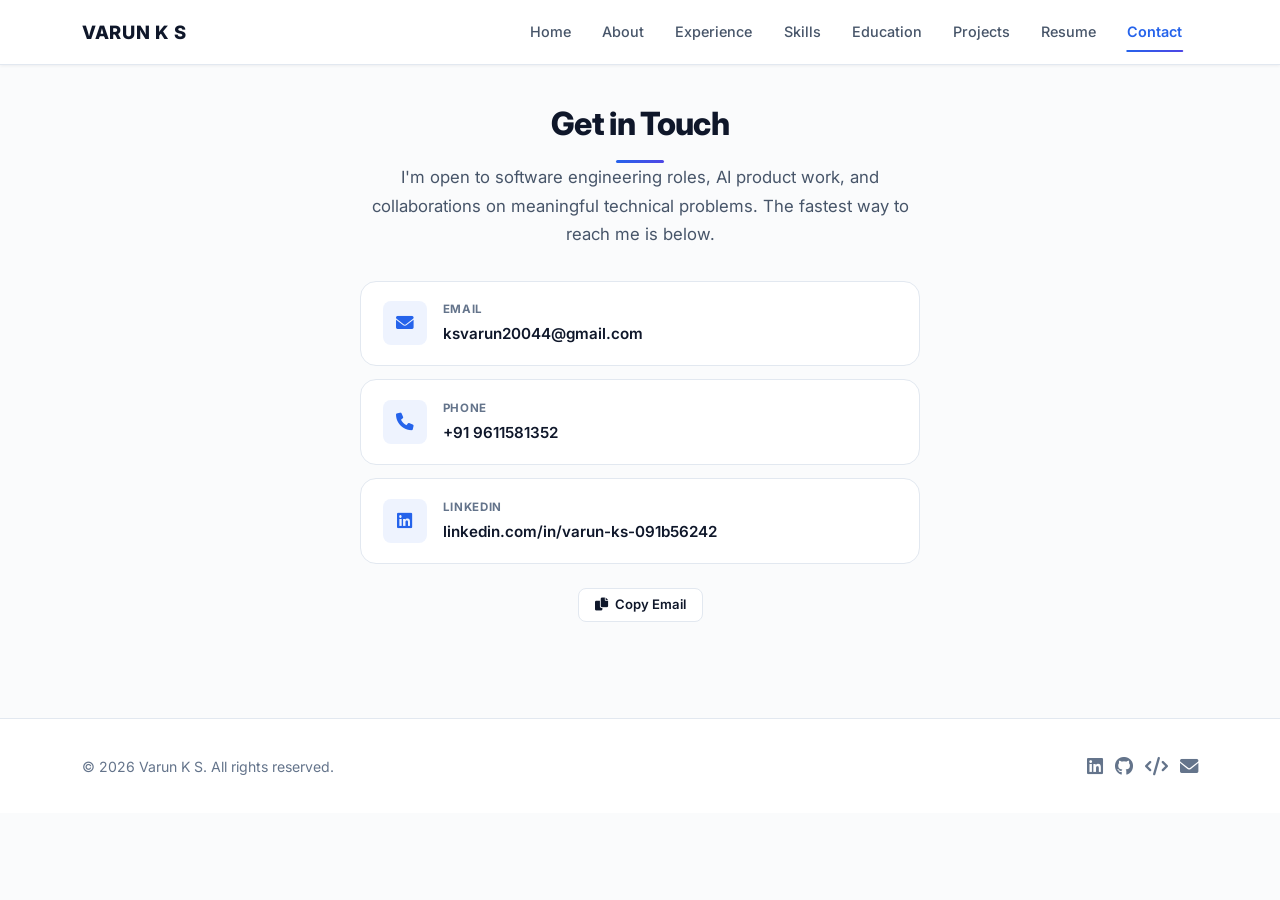
<file: pages/contact.html>
<!DOCTYPE html>
<html lang="en">
<head>
    <meta charset="UTF-8">
    <meta name="viewport" content="width=device-width, initial-scale=1.0">
    <meta name="description" content="Contact Varun K S — Software Engineer and AI Developer based in Bengaluru, India.">
    <title>Contact | Varun K S</title>
    <link rel="preconnect" href="https://fonts.googleapis.com">
    <link rel="preconnect" href="https://fonts.gstatic.com" crossorigin>
    <link href="https://cdn.jsdelivr.net/npm/bootstrap@5.3.0/dist/css/bootstrap.min.css" rel="stylesheet">
    <link rel="stylesheet" href="https://cdnjs.cloudflare.com/ajax/libs/font-awesome/6.0.0/css/all.min.css">
    <link rel="stylesheet" href="../static/css/style.css">
</head>
<body>
    <div id="navigation-container"></div>

    <section class="section page-top">
        <div class="container">
            <div class="contact-simple reveal">
                <h1 class="section-heading">Get in Touch</h1>
                <hr class="divider">
                <p class="contact-intro">I'm open to software engineering roles, AI product work, and collaborations on meaningful technical problems. The fastest way to reach me is below.</p>

                <div class="contact-primary">
                    <a href="mailto:ksvarun20044@gmail.com" class="contact-primary-card">
                        <div class="contact-primary-icon"><i class="fas fa-envelope"></i></div>
                        <div>
                            <span class="contact-primary-label">Email</span>
                            <span class="contact-primary-value">ksvarun20044@gmail.com</span>
                        </div>
                    </a>

                    <a href="tel:+919611581352" class="contact-primary-card">
                        <div class="contact-primary-icon"><i class="fas fa-phone"></i></div>
                        <div>
                            <span class="contact-primary-label">Phone</span>
                            <span class="contact-primary-value">+91 9611581352</span>
                        </div>
                    </a>

                    <a href="https://www.linkedin.com/in/varun-ks-091b56242/" target="_blank" rel="noopener noreferrer" class="contact-primary-card">
                        <div class="contact-primary-icon"><i class="fab fa-linkedin"></i></div>
                        <div>
                            <span class="contact-primary-label">LinkedIn</span>
                            <span class="contact-primary-value">linkedin.com/in/varun-ks-091b56242</span>
                        </div>
                    </a>
                </div>

                <div class="contact-email-tools">
                    <button type="button" class="btn btn-outline-primary btn-sm" id="copy-email-btn" aria-label="Copy email address">
                        <i class="fas fa-copy me-1"></i> Copy Email
                    </button>
                    <span class="copy-feedback" id="copy-feedback" role="status" aria-live="polite"></span>
                </div>
            </div>
        </div>
    </section>

    <footer>
        <div class="container">
            <div class="row align-items-center">
                <div class="col-md-6 text-center text-md-start mb-3 mb-md-0">
                    <p>&copy; 2026 Varun K S. All rights reserved.</p>
                </div>
                <div class="col-md-6 text-center text-md-end">
                    <div class="footer-links">
                        <a href="https://www.linkedin.com/in/varun-ks-091b56242/" target="_blank" rel="noopener noreferrer" aria-label="LinkedIn"><i class="fab fa-linkedin"></i></a>
                        <a href="https://github.com/varunks04" target="_blank" rel="noopener noreferrer" aria-label="GitHub"><i class="fab fa-github"></i></a>
                        <a href="https://leetcode.com/u/varunks004/" target="_blank" rel="noopener noreferrer" aria-label="LeetCode"><i class="fas fa-code"></i></a>
                        <a href="mailto:ksvarun20044@gmail.com" aria-label="Email"><i class="fas fa-envelope"></i></a>
                    </div>
                </div>
            </div>
        </div>
    </footer>

    <script src="https://cdn.jsdelivr.net/npm/bootstrap@5.3.0/dist/js/bootstrap.bundle.min.js"></script>
    <script src="../static/js/nav-simple.js"></script>
    <script src="../static/js/script.js"></script>
</body>
</html>
</file>
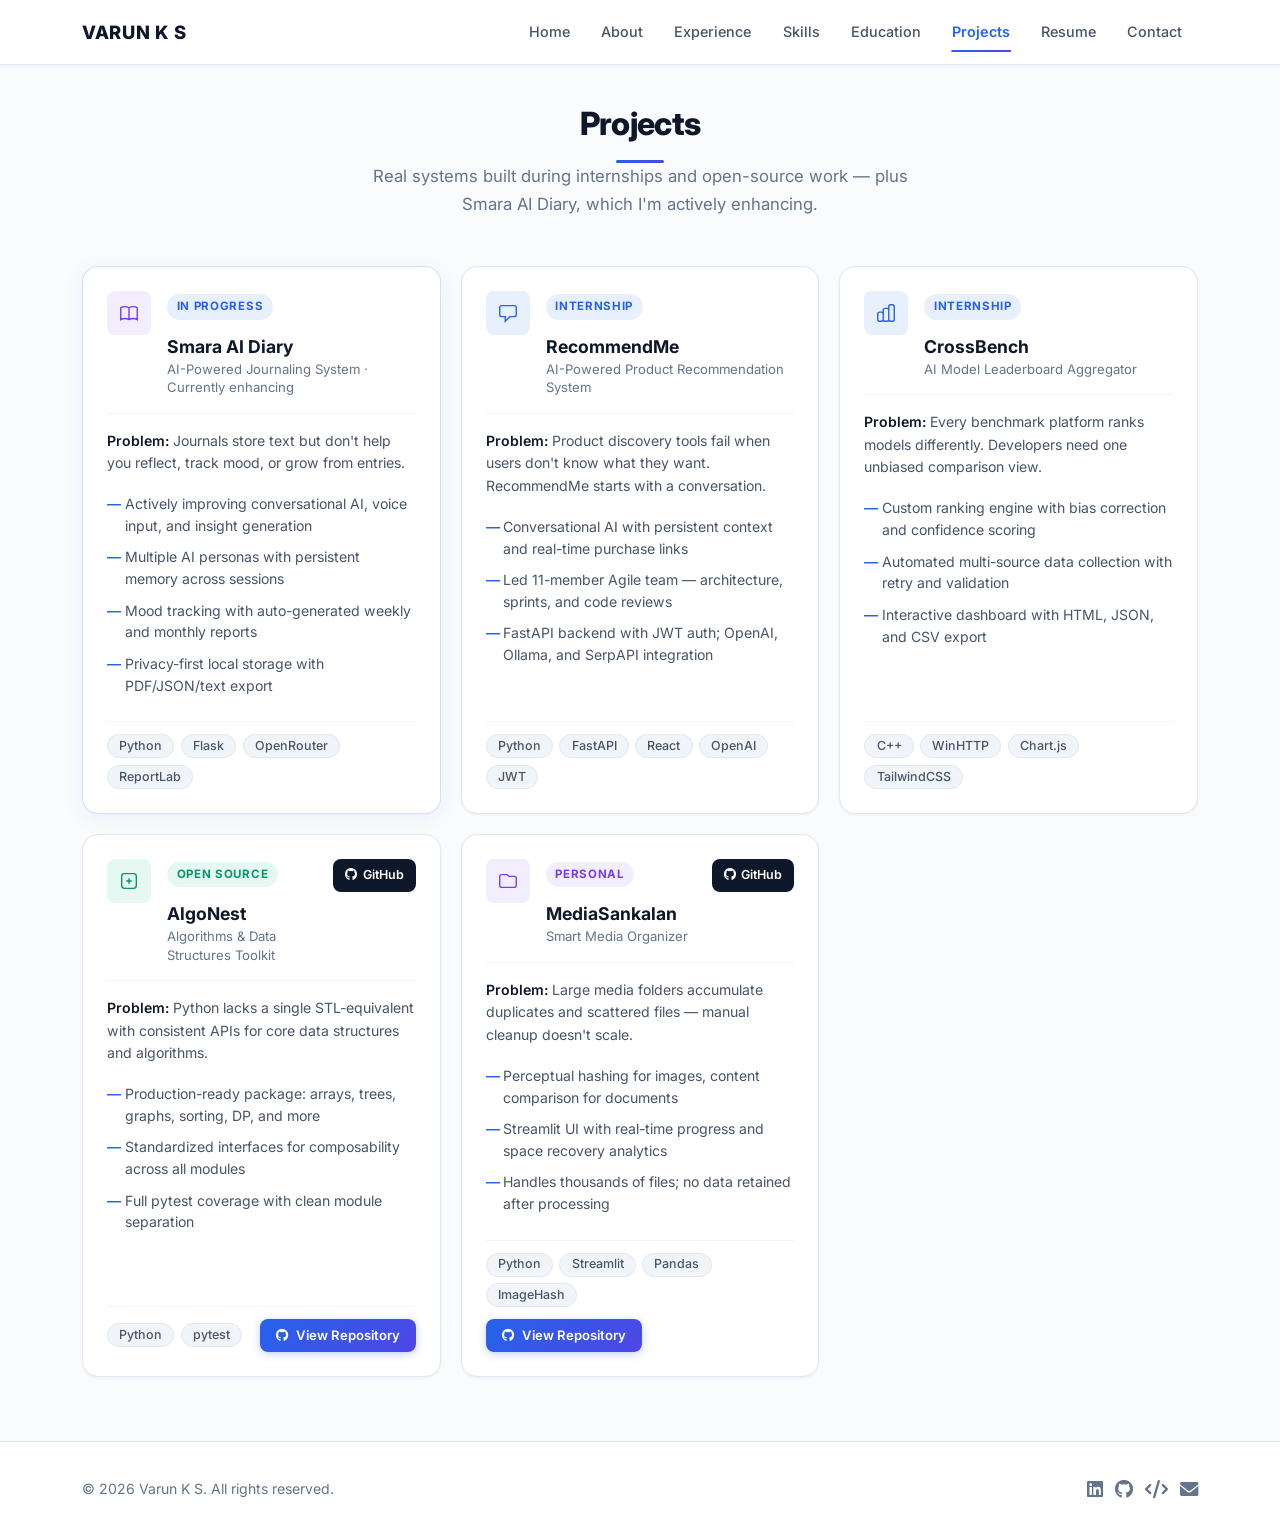
<file: pages/projects.html>
<!DOCTYPE html>
<html lang="en">
<head>
    <meta charset="UTF-8">
    <meta name="viewport" content="width=device-width, initial-scale=1.0">
    <meta name="description" content="Projects by Varun K S — AI systems, open-source libraries, and engineering tools.">
    <title>Projects | Varun K S</title>
    <link rel="preconnect" href="https://fonts.googleapis.com">
    <link rel="preconnect" href="https://fonts.gstatic.com" crossorigin>
    <link href="https://cdn.jsdelivr.net/npm/bootstrap@5.3.0/dist/css/bootstrap.min.css" rel="stylesheet">
    <link rel="stylesheet" href="https://cdnjs.cloudflare.com/ajax/libs/font-awesome/6.0.0/css/all.min.css">
    <link rel="stylesheet" href="../static/css/style.css">
</head>
<body>
    <div id="navigation-container"></div>

    <section class="projects-section">
        <div class="container">
            <div class="section-header reveal">
                <h1 class="section-heading">Projects</h1>
                <hr class="divider">
                <p class="section-subtitle">Real systems built during internships and open-source work — plus Smara AI Diary, which I'm actively enhancing.</p>
            </div>

            <div class="projects-grid">
                <!-- Smara AI (current focus) -->
                <article class="project-card-v2 reveal project-card-featured">
                    <div class="project-card-top">
                        <div class="project-icon-wrap personal-icon">
                            <svg viewBox="0 0 24 24" fill="none" stroke="currentColor" stroke-width="1.5" aria-hidden="true"><path d="M12 6.253v13m0-13C10.832 5.477 9.246 5 7.5 5S4.168 5.477 3 6.253v13C4.168 18.477 5.754 18 7.5 18s3.332.477 4.5 1.253m0-13C13.168 5.477 14.754 5 16.5 5c1.747 0 3.332.477 4.5 1.253v13C19.832 18.477 18.247 18 16.5 18c-1.746 0-3.332.477-4.5 1.253"/></svg>
                        </div>
                        <div class="project-title-block">
                            <span class="project-type ongoing">In Progress</span>
                            <h3>Smara AI Diary</h3>
                            <p class="project-tagline">AI-Powered Journaling System · Currently enhancing</p>
                        </div>
                    </div>
                    <div class="project-card-divider"></div>
                    <p class="project-problem"><strong>Problem:</strong> Journals store text but don't help you reflect, track mood, or grow from entries.</p>
                    <ul class="project-highlights">
                        <li>Actively improving conversational AI, voice input, and insight generation</li>
                        <li>Multiple AI personas with persistent memory across sessions</li>
                        <li>Mood tracking with auto-generated weekly and monthly reports</li>
                        <li>Privacy-first local storage with PDF/JSON/text export</li>
                    </ul>
                    <div class="project-card-footer">
                        <div class="tech-stack">
                            <span class="badge">Python</span><span class="badge">Flask</span><span class="badge">OpenRouter</span><span class="badge">ReportLab</span>
                        </div>
                    </div>
                </article>

                <!-- RecommendMe -->
                <article class="project-card-v2 reveal">
                    <div class="project-card-top">
                        <div class="project-icon-wrap internship-icon">
                            <svg viewBox="0 0 24 24" fill="none" stroke="currentColor" stroke-width="1.5" aria-hidden="true"><path d="M8 10h.01M12 10h.01M16 10h.01M9 16H5a2 2 0 01-2-2V6a2 2 0 012-2h14a2 2 0 012 2v8a2 2 0 01-2 2h-5l-5 5v-5z"/></svg>
                        </div>
                        <div class="project-title-block">
                            <span class="project-type internship">Internship</span>
                            <h3>RecommendMe</h3>
                            <p class="project-tagline">AI-Powered Product Recommendation System</p>
                        </div>
                    </div>
                    <div class="project-card-divider"></div>
                    <p class="project-problem"><strong>Problem:</strong> Product discovery tools fail when users don't know what they want. RecommendMe starts with a conversation.</p>
                    <ul class="project-highlights">
                        <li>Conversational AI with persistent context and real-time purchase links</li>
                        <li>Led 11-member Agile team — architecture, sprints, and code reviews</li>
                        <li>FastAPI backend with JWT auth; OpenAI, Ollama, and SerpAPI integration</li>
                    </ul>
                    <div class="project-card-footer">
                        <div class="tech-stack">
                            <span class="badge">Python</span><span class="badge">FastAPI</span><span class="badge">React</span><span class="badge">OpenAI</span><span class="badge">JWT</span>
                        </div>
                    </div>
                </article>

                <!-- CrossBench -->
                <article class="project-card-v2 reveal">
                    <div class="project-card-top">
                        <div class="project-icon-wrap internship-icon">
                            <svg viewBox="0 0 24 24" fill="none" stroke="currentColor" stroke-width="1.5" aria-hidden="true"><path d="M9 19v-6a2 2 0 00-2-2H5a2 2 0 00-2 2v6a2 2 0 002 2h2a2 2 0 002-2zm0 0V9a2 2 0 012-2h2a2 2 0 012 2v10m-6 0a2 2 0 002 2h2a2 2 0 002-2m0 0V5a2 2 0 012-2h2a2 2 0 012 2v14a2 2 0 01-2 2h-2a2 2 0 01-2-2z"/></svg>
                        </div>
                        <div class="project-title-block">
                            <span class="project-type internship">Internship</span>
                            <h3>CrossBench</h3>
                            <p class="project-tagline">AI Model Leaderboard Aggregator</p>
                        </div>
                    </div>
                    <div class="project-card-divider"></div>
                    <p class="project-problem"><strong>Problem:</strong> Every benchmark platform ranks models differently. Developers need one unbiased comparison view.</p>
                    <ul class="project-highlights">
                        <li>Custom ranking engine with bias correction and confidence scoring</li>
                        <li>Automated multi-source data collection with retry and validation</li>
                        <li>Interactive dashboard with HTML, JSON, and CSV export</li>
                    </ul>
                    <div class="project-card-footer">
                        <div class="tech-stack">
                            <span class="badge">C++</span><span class="badge">WinHTTP</span><span class="badge">Chart.js</span><span class="badge">TailwindCSS</span>
                        </div>
                    </div>
                </article>

                <!-- AlgoNest -->
                <article class="project-card-v2 reveal has-github">
                    <div class="project-card-top">
                        <div class="project-icon-wrap opensource-icon">
                            <svg viewBox="0 0 24 24" fill="none" stroke="currentColor" stroke-width="1.5" aria-hidden="true"><path d="M4 7v10c0 2 1 3 3 3h10c2 0 3-1 3-3V7c0-2-1-3-3-3H7c-2 0-3 1-3 3z"/><path d="M9 12h6M12 9v6"/></svg>
                        </div>
                        <div class="project-title-block">
                            <span class="project-type opensource">Open Source</span>
                            <h3>AlgoNest</h3>
                            <p class="project-tagline">Algorithms &amp; Data Structures Toolkit</p>
                        </div>
                        <a href="https://github.com/varunks04/AlgoNest" target="_blank" rel="noopener noreferrer" class="project-github-btn" aria-label="View AlgoNest on GitHub">
                            <i class="fab fa-github"></i>
                            <span>GitHub</span>
                        </a>
                    </div>
                    <div class="project-card-divider"></div>
                    <p class="project-problem"><strong>Problem:</strong> Python lacks a single STL-equivalent with consistent APIs for core data structures and algorithms.</p>
                    <ul class="project-highlights">
                        <li>Production-ready package: arrays, trees, graphs, sorting, DP, and more</li>
                        <li>Standardized interfaces for composability across all modules</li>
                        <li>Full pytest coverage with clean module separation</li>
                    </ul>
                    <div class="project-card-footer">
                        <div class="tech-stack">
                            <span class="badge">Python</span><span class="badge">pytest</span>
                        </div>
                        <a href="https://github.com/varunks04/AlgoNest" target="_blank" rel="noopener noreferrer" class="btn btn-primary btn-sm">
                            <i class="fab fa-github me-1"></i> View Repository
                        </a>
                    </div>
                </article>

                <!-- MediaSankalan -->
                <article class="project-card-v2 reveal has-github">
                    <div class="project-card-top">
                        <div class="project-icon-wrap personal-icon">
                            <svg viewBox="0 0 24 24" fill="none" stroke="currentColor" stroke-width="1.5" aria-hidden="true"><path d="M3 7v10a2 2 0 002 2h14a2 2 0 002-2V9a2 2 0 00-2-2h-6l-2-2H5a2 2 0 00-2 2z"/></svg>
                        </div>
                        <div class="project-title-block">
                            <span class="project-type personal">Personal</span>
                            <h3>MediaSankalan</h3>
                            <p class="project-tagline">Smart Media Organizer</p>
                        </div>
                        <a href="https://github.com/varunks04/Media-Cleaner-V-4.0" target="_blank" rel="noopener noreferrer" class="project-github-btn" aria-label="View MediaSankalan on GitHub">
                            <i class="fab fa-github"></i>
                            <span>GitHub</span>
                        </a>
                    </div>
                    <div class="project-card-divider"></div>
                    <p class="project-problem"><strong>Problem:</strong> Large media folders accumulate duplicates and scattered files — manual cleanup doesn't scale.</p>
                    <ul class="project-highlights">
                        <li>Perceptual hashing for images, content comparison for documents</li>
                        <li>Streamlit UI with real-time progress and space recovery analytics</li>
                        <li>Handles thousands of files; no data retained after processing</li>
                    </ul>
                    <div class="project-card-footer">
                        <div class="tech-stack">
                            <span class="badge">Python</span><span class="badge">Streamlit</span><span class="badge">Pandas</span><span class="badge">ImageHash</span>
                        </div>
                        <a href="https://github.com/varunks04/Media-Cleaner-V-4.0" target="_blank" rel="noopener noreferrer" class="btn btn-primary btn-sm">
                            <i class="fab fa-github me-1"></i> View Repository
                        </a>
                    </div>
                </article>
            </div>
        </div>
    </section>

    <footer>
        <div class="container">
            <div class="row align-items-center">
                <div class="col-md-6 text-center text-md-start mb-3 mb-md-0">
                    <p>&copy; 2026 Varun K S. All rights reserved.</p>
                </div>
                <div class="col-md-6 text-center text-md-end">
                    <div class="footer-links">
                        <a href="https://www.linkedin.com/in/varun-ks-091b56242/" target="_blank" rel="noopener noreferrer" aria-label="LinkedIn"><i class="fab fa-linkedin"></i></a>
                        <a href="https://github.com/varunks04" target="_blank" rel="noopener noreferrer" aria-label="GitHub"><i class="fab fa-github"></i></a>
                        <a href="https://leetcode.com/u/varunks004/" target="_blank" rel="noopener noreferrer" aria-label="LeetCode"><i class="fas fa-code"></i></a>
                        <a href="mailto:ksvarun20044@gmail.com" aria-label="Email"><i class="fas fa-envelope"></i></a>
                    </div>
                </div>
            </div>
        </div>
    </footer>

    <script src="https://cdn.jsdelivr.net/npm/bootstrap@5.3.0/dist/js/bootstrap.bundle.min.js"></script>
    <script src="../static/js/nav-simple.js"></script>
    <script src="../static/js/script.js"></script>
</body>
</html>
</file>
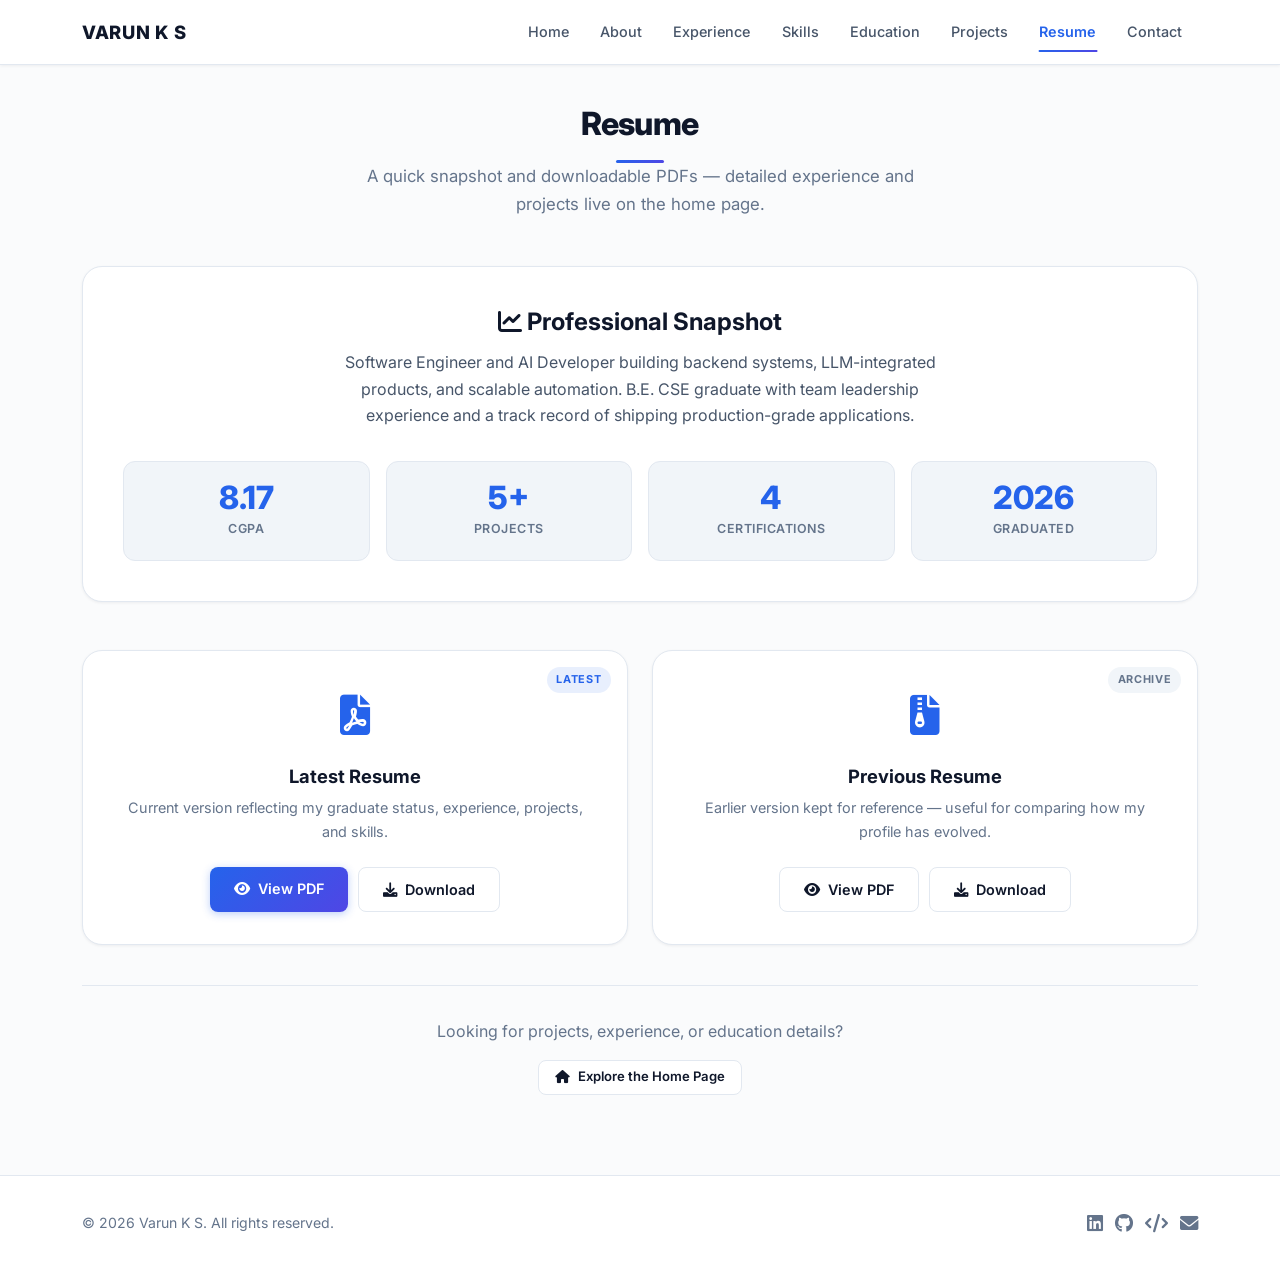
<file: pages/resume.html>
<!DOCTYPE html>
<html lang="en">
<head>
    <meta charset="UTF-8">
    <meta name="viewport" content="width=device-width, initial-scale=1.0">
    <meta name="description" content="Download the latest resume of Varun K S — Software Engineer and AI Developer.">
    <title>Resume | Varun K S</title>
    <link rel="preconnect" href="https://fonts.googleapis.com">
    <link rel="preconnect" href="https://fonts.gstatic.com" crossorigin>
    <link href="https://cdn.jsdelivr.net/npm/bootstrap@5.3.0/dist/css/bootstrap.min.css" rel="stylesheet">
    <link rel="stylesheet" href="https://cdnjs.cloudflare.com/ajax/libs/font-awesome/6.0.0/css/all.min.css">
    <link rel="stylesheet" href="../static/css/style.css">
</head>
<body>
    <div id="navigation-container"></div>

    <section class="section page-top">
        <div class="container">
            <div class="resume-header reveal">
                <h1 class="section-heading">Resume</h1>
                <hr class="divider">
                <p class="section-subtitle">A quick snapshot and downloadable PDFs — detailed experience and projects live on the home page.</p>
            </div>

            <div class="professional-snapshot reveal">
                <h3><i class="fas fa-chart-line"></i> Professional Snapshot</h3>
                <p>Software Engineer and AI Developer building backend systems, LLM-integrated products, and scalable automation. B.E. CSE graduate with team leadership experience and a track record of shipping production-grade applications.</p>
                <div class="snapshot-stats">
                    <div class="stat-item">
                        <div class="stat-number">8.17</div>
                        <div class="stat-label">CGPA</div>
                    </div>
                    <div class="stat-item">
                        <div class="stat-number">5+</div>
                        <div class="stat-label">Projects</div>
                    </div>
                    <div class="stat-item">
                        <div class="stat-number">4</div>
                        <div class="stat-label">Certifications</div>
                    </div>
                    <div class="stat-item">
                        <div class="stat-number">2026</div>
                        <div class="stat-label">Graduated</div>
                    </div>
                </div>
            </div>

            <div class="row justify-content-center g-4">
                <div class="col-lg-6">
                    <div class="resume-file-card reveal">
                        <div class="resume-file-badge latest">Latest</div>
                        <div class="resume-file-icon"><i class="fas fa-file-pdf"></i></div>
                        <h3>Latest Resume</h3>
                        <p>Current version reflecting my graduate status, experience, projects, and skills.</p>
                        <div class="resume-file-actions">
                            <a href="../static/resume.pdf" class="btn btn-primary" target="_blank" rel="noopener noreferrer">
                                <i class="fas fa-eye me-2"></i>View PDF
                            </a>
                            <a href="../static/resume.pdf" class="btn btn-outline-primary" download>
                                <i class="fas fa-download me-2"></i>Download
                            </a>
                        </div>
                    </div>
                </div>
                <div class="col-lg-6">
                    <div class="resume-file-card reveal">
                        <div class="resume-file-badge archive">Archive</div>
                        <div class="resume-file-icon"><i class="fas fa-file-archive"></i></div>
                        <h3>Previous Resume</h3>
                        <p>Earlier version kept for reference — useful for comparing how my profile has evolved.</p>
                        <div class="resume-file-actions">
                            <a href="../static/resume-old.pdf" class="btn btn-outline-primary" target="_blank" rel="noopener noreferrer">
                                <i class="fas fa-eye me-2"></i>View PDF
                            </a>
                            <a href="../static/resume-old.pdf" class="btn btn-outline-primary" download>
                                <i class="fas fa-download me-2"></i>Download
                            </a>
                        </div>
                    </div>
                </div>
            </div>

            <div class="resume-redirect reveal">
                <p>Looking for projects, experience, or education details?</p>
                <a href="../index.html" class="btn btn-outline-primary btn-sm">
                    <i class="fas fa-home me-2"></i>Explore the Home Page
                </a>
            </div>
        </div>
    </section>

    <footer>
        <div class="container">
            <div class="row align-items-center">
                <div class="col-md-6 text-center text-md-start mb-3 mb-md-0">
                    <p>&copy; 2026 Varun K S. All rights reserved.</p>
                </div>
                <div class="col-md-6 text-center text-md-end">
                    <div class="footer-links">
                        <a href="https://www.linkedin.com/in/varun-ks-091b56242/" target="_blank" rel="noopener noreferrer" aria-label="LinkedIn"><i class="fab fa-linkedin"></i></a>
                        <a href="https://github.com/varunks04" target="_blank" rel="noopener noreferrer" aria-label="GitHub"><i class="fab fa-github"></i></a>
                        <a href="https://leetcode.com/u/varunks004/" target="_blank" rel="noopener noreferrer" aria-label="LeetCode"><i class="fas fa-code"></i></a>
                        <a href="mailto:ksvarun20044@gmail.com" aria-label="Email"><i class="fas fa-envelope"></i></a>
                    </div>
                </div>
            </div>
        </div>
    </footer>

    <script src="https://cdn.jsdelivr.net/npm/bootstrap@5.3.0/dist/js/bootstrap.bundle.min.js"></script>
    <script src="../static/js/nav-simple.js"></script>
    <script src="../static/js/script.js"></script>
</body>
</html>
</file>
<file: static/css/style.css>
/* ==========================================================================
   Varun K S — Portfolio Design System (Light Theme)
   ========================================================================== */

@import url('https://fonts.googleapis.com/css2?family=Inter:wght@400;500;600;700;800&display=swap');

:root {
    --bg: #fafbfc;
    --bg-elevated: #ffffff;
    --bg-subtle: #f1f5f9;
    --bg-muted: #e8edf3;
    --text: #0f172a;
    --text-secondary: #475569;
    --text-muted: #64748b;
    --accent: #2563eb;
    --accent-hover: #1d4ed8;
    --accent-soft: rgba(37, 99, 235, 0.08);
    --accent-gradient: linear-gradient(135deg, #2563eb 0%, #4f46e5 100%);
    --border: #e2e8f0;
    --border-light: #f1f5f9;
    --shadow-sm: 0 1px 3px rgba(15, 23, 42, 0.06);
    --shadow-md: 0 4px 16px rgba(15, 23, 42, 0.08);
    --shadow-lg: 0 12px 40px rgba(15, 23, 42, 0.1);
    --radius-sm: 8px;
    --radius-md: 12px;
    --radius-lg: 16px;
    --radius-xl: 20px;
    --nav-height: 72px;
    --transition: 0.25s cubic-bezier(0.4, 0, 0.2, 1);
    --font: 'Inter', -apple-system, BlinkMacSystemFont, 'Segoe UI', sans-serif;
}

/* Reset & Base */
*, *::before, *::after {
    box-sizing: border-box;
}

html {
    scroll-behavior: smooth;
    scroll-padding-top: var(--nav-height);
}

body {
    font-family: var(--font);
    background-color: var(--bg);
    color: var(--text);
    line-height: 1.65;
    -webkit-font-smoothing: antialiased;
    margin: 0;
}

h1, h2, h3, h4, h5, h6 {
    color: var(--text);
    font-weight: 700;
    line-height: 1.25;
    margin-top: 0;
}

p {
    color: var(--text-secondary);
    margin-bottom: 1rem;
}

a {
    color: var(--accent);
    text-decoration: none;
    transition: color var(--transition);
}

a:hover {
    color: var(--accent-hover);
}

img {
    max-width: 100%;
    height: auto;
}

/* ==========================================================================
   Navigation
   ========================================================================== */

.navbar {
    backdrop-filter: blur(12px);
    -webkit-backdrop-filter: blur(12px);
    background-color: rgba(255, 255, 255, 0.92) !important;
    border-bottom: 1px solid var(--border);
    box-shadow: var(--shadow-sm);
    padding: 0.75rem 0;
    transition: all var(--transition);
}

.navbar-brand {
    font-size: 1.15rem;
    font-weight: 800;
    letter-spacing: 0.04em;
    color: var(--text) !important;
    transition: color var(--transition);
}

.navbar-brand:hover {
    color: var(--accent) !important;
    transform: none;
}

.navbar-nav .nav-link {
    color: var(--text-secondary) !important;
    font-weight: 500;
    font-size: 0.9rem;
    padding: 0.5rem 0.85rem !important;
    margin: 0 2px;
    position: relative;
    transition: color var(--transition);
}

.navbar-nav .nav-link::after {
    content: '';
    position: absolute;
    bottom: 0;
    left: 50%;
    transform: translateX(-50%);
    width: 0;
    height: 2px;
    background: var(--accent-gradient);
    border-radius: 2px;
    transition: width var(--transition);
}

.navbar-nav .nav-link:hover,
.navbar-nav .nav-link:focus {
    color: var(--accent) !important;
}

.navbar-nav .nav-link:hover::after,
.navbar-nav .nav-link.active::after {
    width: 70%;
}

.navbar-nav .nav-link.active {
    color: var(--accent) !important;
    font-weight: 600;
}

.navbar-toggler {
    border: 1px solid var(--border);
    padding: 6px 10px;
}

.navbar-toggler:focus {
    box-shadow: 0 0 0 3px var(--accent-soft);
}

.navbar-toggler-icon {
    background-image: url("data:image/svg+xml,%3csvg xmlns='http://www.w3.org/2000/svg' viewBox='0 0 30 30'%3e%3cpath stroke='%230f172a' stroke-linecap='round' stroke-miterlimit='10' stroke-width='2' d='M4 7h22M4 15h22M4 23h22'/%3e%3c/svg%3e");
    filter: none;
}

@media (max-width: 991.98px) {
    .navbar-collapse {
        background: var(--bg-elevated);
        border-radius: var(--radius-md);
        margin-top: 0.75rem;
        padding: 1rem;
        border: 1px solid var(--border);
        box-shadow: var(--shadow-md);
    }

    .navbar-nav .nav-link {
        text-align: center;
        margin: 2px 0;
        border-radius: var(--radius-sm);
    }

    .navbar-nav .nav-link:hover {
        background: var(--accent-soft);
    }
}

/* ==========================================================================
   Layout & Sections
   ========================================================================== */

.section {
    padding: 5rem 0;
}

.section-alt {
    background-color: var(--bg-subtle);
}

.section-heading {
    font-size: clamp(1.5rem, 3vw, 2rem);
    font-weight: 800;
    text-align: center;
    margin-bottom: 0.5rem;
    letter-spacing: -0.02em;
    position: relative;
}

.section-subtitle {
    text-align: center;
    color: var(--text-muted);
    font-size: 1.05rem;
    max-width: 560px;
    margin: 0 auto 3rem;
}

.divider {
    width: 48px;
    height: 3px;
    background: var(--accent-gradient);
    border: none;
    border-radius: 2px;
    margin: 1rem auto 0;
    opacity: 1;
}

/* ==========================================================================
   Introduction (unified hero + about)
   ========================================================================== */

.intro-section {
    min-height: calc(100vh - var(--nav-height));
    display: flex;
    align-items: center;
    padding: calc(var(--nav-height) + 2.5rem) 0 4rem;
    position: relative;
    overflow: hidden;
    background: linear-gradient(165deg, var(--bg-elevated) 0%, var(--bg) 55%, var(--bg-subtle) 100%);
}

.intro-bg {
    position: absolute;
    inset: 0;
    pointer-events: none;
    overflow: hidden;
}

.intro-grid {
    width: 100%;
    height: 100%;
    opacity: 0.7;
}

.profile-frame {
    position: relative;
    display: flex;
    justify-content: center;
    align-items: center;
    max-width: 320px;
    margin: 0 auto;
}

.profile-ring {
    position: absolute;
    width: 108%;
    height: 108%;
    border-radius: 50%;
    border: 2px dashed rgba(37, 99, 235, 0.2);
    animation: slowSpin 30s linear infinite;
}

@keyframes slowSpin {
    to { transform: rotate(360deg); }
}

.profile-image {
    width: 280px;
    height: 280px;
    border-radius: 50%;
    object-fit: cover;
    border: 4px solid var(--bg-elevated);
    box-shadow: var(--shadow-lg);
    position: relative;
    z-index: 1;
    transition: transform var(--transition), box-shadow var(--transition);
}

.profile-image:hover {
    transform: scale(1.02);
    box-shadow: 0 20px 50px rgba(37, 99, 235, 0.12);
}

.profile-status {
    position: absolute;
    bottom: 12px;
    left: 50%;
    transform: translateX(-50%);
    z-index: 2;
    display: inline-flex;
    align-items: center;
    gap: 0.4rem;
    background: var(--bg-elevated);
    border: 1px solid var(--border);
    padding: 0.35rem 0.85rem;
    border-radius: 100px;
    font-size: 0.78rem;
    font-weight: 600;
    color: var(--text-secondary);
    box-shadow: var(--shadow-sm);
    white-space: nowrap;
}

.status-dot {
    width: 7px;
    height: 7px;
    border-radius: 50%;
    background: #22c55e;
    animation: pulse-dot 2s ease-in-out infinite;
}

@keyframes pulse-dot {
    0%, 100% { opacity: 1; }
    50% { opacity: 0.5; }
}

.status-dot-active {
    background: #2563eb;
}

.intro-greeting {
    font-size: 0.9rem;
    font-weight: 600;
    color: var(--accent);
    text-transform: uppercase;
    letter-spacing: 0.14em;
    margin-bottom: 0.5rem;
}

.intro-name {
    font-size: clamp(2.25rem, 5vw, 3.25rem);
    font-weight: 800;
    letter-spacing: -0.03em;
    line-height: 1.1;
    margin-bottom: 0.5rem;
}

.intro-role {
    font-size: clamp(1.05rem, 2vw, 1.2rem);
    font-weight: 500;
    color: var(--text-secondary);
    margin-bottom: 1.25rem;
}

.intro-summary {
    font-size: 1.05rem;
    color: var(--text);
    font-weight: 500;
    line-height: 1.7;
    margin-bottom: 0.85rem;
}

.intro-detail {
    font-size: 0.95rem;
    color: var(--text-secondary);
    line-height: 1.75;
    margin-bottom: 1.25rem;
}

.intro-meta {
    display: flex;
    flex-wrap: wrap;
    gap: 0.5rem;
    margin-bottom: 1.5rem;
}

.meta-pill {
    display: inline-flex;
    align-items: center;
    gap: 0.4rem;
    padding: 0.35rem 0.85rem;
    background: var(--bg-subtle);
    border: 1px solid var(--border);
    border-radius: 100px;
    font-size: 0.82rem;
    font-weight: 500;
    color: var(--text-secondary);
}

.meta-pill i {
    color: var(--accent);
    font-size: 0.75rem;
}

.intro-actions {
    display: flex;
    flex-wrap: wrap;
    gap: 0.65rem;
    margin-bottom: 1.5rem;
}

.intro-social {
    display: flex;
    gap: 1rem;
}

.intro-social a {
    display: flex;
    align-items: center;
    justify-content: center;
    width: 40px;
    height: 40px;
    border-radius: 50%;
    border: 1px solid var(--border);
    color: var(--text-muted);
    font-size: 1.1rem;
    transition: all var(--transition);
}

.intro-social a:hover {
    color: var(--accent);
    border-color: var(--accent);
    background: var(--accent-soft);
    transform: translateY(-2px);
}

.education-link {
    display: inline-flex;
    align-items: center;
    font-size: 0.88rem;
    font-weight: 600;
    margin-top: 0.75rem;
}

/* ==========================================================================
   Experience Timeline
   ========================================================================== */

.timeline {
    position: relative;
    max-width: 820px;
    margin: 0 auto;
    padding-left: 2rem;
}

.timeline::before {
    content: '';
    position: absolute;
    left: 15px;
    top: 8px;
    bottom: 8px;
    width: 2px;
    background: linear-gradient(180deg, var(--accent) 0%, var(--border) 100%);
}

.timeline-item {
    position: relative;
    margin-bottom: 2.5rem;
}

.timeline-item:last-child {
    margin-bottom: 0;
}

.timeline-marker {
    position: absolute;
    left: -2rem;
    top: 4px;
    width: 32px;
    height: 32px;
    border-radius: 50%;
    background: var(--bg-elevated);
    border: 2px solid var(--accent);
    display: flex;
    align-items: center;
    justify-content: center;
    z-index: 1;
    box-shadow: 0 0 0 4px var(--bg-subtle);
    transition: transform var(--transition), box-shadow var(--transition);
}

.timeline-marker i {
    font-size: 0.7rem;
    color: var(--accent);
}

.timeline-item:hover .timeline-marker {
    transform: scale(1.1);
    box-shadow: 0 0 0 4px var(--accent-soft);
}

.timeline-card {
    background: var(--bg-elevated);
    border: 1px solid var(--border);
    border-radius: var(--radius-lg);
    padding: 1.75rem;
    box-shadow: var(--shadow-sm);
    transition: transform var(--transition), box-shadow var(--transition);
}

.timeline-card:hover {
    transform: translateX(4px);
    box-shadow: var(--shadow-md);
}

.timeline-card-top {
    display: flex;
    flex-wrap: wrap;
    justify-content: space-between;
    align-items: flex-start;
    gap: 1rem;
    margin-bottom: 0.75rem;
}

.timeline-date {
    display: inline-block;
    font-size: 0.78rem;
    font-weight: 600;
    color: var(--accent);
    background: var(--accent-soft);
    padding: 0.2rem 0.6rem;
    border-radius: 100px;
    margin-bottom: 0.5rem;
}

.timeline-card h3 {
    font-size: 1.1rem;
    font-weight: 700;
    margin-bottom: 0.2rem;
}

.timeline-company {
    color: var(--text-muted);
    font-size: 0.9rem;
    font-weight: 500;
    margin: 0;
}

.timeline-project {
    font-weight: 600;
    font-size: 0.92rem;
    color: var(--text);
    margin-bottom: 0.75rem;
    padding-bottom: 0.75rem;
    border-bottom: 1px solid var(--border-light);
}

.timeline-highlights {
    list-style: none;
    padding: 0;
    margin: 0 0 1rem;
}

.timeline-highlights li {
    position: relative;
    padding: 0.3rem 0 0.3rem 1.25rem;
    font-size: 0.9rem;
    color: var(--text-secondary);
    line-height: 1.6;
}

.timeline-highlights li::before {
    content: '';
    position: absolute;
    left: 0;
    top: 0.7rem;
    width: 5px;
    height: 5px;
    border-radius: 50%;
    background: var(--accent);
}

.impact-metrics {
    display: flex;
    gap: 0.65rem;
}

.metric {
    text-align: center;
    background: var(--bg-subtle);
    border: 1px solid var(--border);
    border-radius: var(--radius-sm);
    padding: 0.5rem 0.75rem;
    min-width: 72px;
}

.metric-value {
    display: block;
    font-size: 0.95rem;
    font-weight: 800;
    color: var(--accent);
    line-height: 1.2;
}

.metric-label {
    display: block;
    font-size: 0.65rem;
    font-weight: 600;
    color: var(--text-muted);
    text-transform: uppercase;
    letter-spacing: 0.03em;
}

/* ==========================================================================
   Projects v2
   ========================================================================== */

.projects-grid {
    display: grid;
    grid-template-columns: repeat(auto-fill, minmax(340px, 1fr));
    gap: 1.25rem;
}

.project-card-v2 {
    background: var(--bg-elevated);
    border: 1px solid var(--border);
    border-radius: var(--radius-lg);
    padding: 1.5rem;
    display: flex;
    flex-direction: column;
    box-shadow: var(--shadow-sm);
    transition: transform var(--transition), box-shadow var(--transition), border-color var(--transition);
}

.project-card-v2:hover {
    transform: translateY(-4px);
    box-shadow: var(--shadow-lg);
    border-color: rgba(37, 99, 235, 0.15);
}

.project-card-top {
    display: flex;
    align-items: flex-start;
    gap: 1rem;
    margin-bottom: 1rem;
}

.project-icon-wrap {
    flex-shrink: 0;
    width: 44px;
    height: 44px;
    border-radius: var(--radius-sm);
    display: flex;
    align-items: center;
    justify-content: center;
}

.project-icon-wrap svg {
    width: 22px;
    height: 22px;
}

.internship-icon {
    background: rgba(37, 99, 235, 0.1);
    color: var(--accent);
}

.opensource-icon {
    background: rgba(16, 185, 129, 0.1);
    color: #059669;
}

.personal-icon {
    background: rgba(139, 92, 246, 0.1);
    color: #7c3aed;
}

.project-title-block {
    flex: 1;
    min-width: 0;
}

.project-title-block h3 {
    font-size: 1.1rem;
    font-weight: 700;
    margin: 0.25rem 0 0.1rem;
    line-height: 1.3;
}

.project-tagline {
    font-size: 0.82rem;
    color: var(--text-muted);
    margin: 0;
    line-height: 1.4;
}

.project-github-btn {
    flex-shrink: 0;
    display: inline-flex;
    align-items: center;
    gap: 0.35rem;
    padding: 0.4rem 0.75rem;
    background: var(--text);
    color: #fff !important;
    border-radius: var(--radius-sm);
    font-size: 0.78rem;
    font-weight: 600;
    transition: all var(--transition);
}

.project-github-btn:hover {
    background: var(--accent);
    color: #fff !important;
    transform: translateY(-1px);
}

.project-card-divider {
    height: 1px;
    background: var(--border-light);
    margin-bottom: 1rem;
}

.project-highlights {
    list-style: none;
    padding: 0;
    margin: 0 0 1.25rem;
    flex: 1;
}

.project-highlights li {
    position: relative;
    padding: 0.3rem 0 0.3rem 1.1rem;
    font-size: 0.88rem;
    color: var(--text-secondary);
    line-height: 1.55;
}

.project-highlights li::before {
    content: '—';
    position: absolute;
    left: 0;
    color: var(--accent);
    font-weight: 600;
}

.project-card-footer {
    display: flex;
    flex-wrap: wrap;
    align-items: center;
    justify-content: space-between;
    gap: 0.75rem;
    margin-top: auto;
    padding-top: 0.75rem;
    border-top: 1px solid var(--border-light);
}

/* ==========================================================================
   Contact Actions
   ========================================================================== */

.contact-hero {
    text-align: center;
    max-width: 520px;
    margin: 0 auto 2.5rem;
}

.contact-hero-label {
    font-size: 0.8rem;
    font-weight: 600;
    text-transform: uppercase;
    letter-spacing: 0.1em;
    color: var(--text-muted);
    margin-bottom: 0.5rem;
}

.contact-email-display {
    display: flex;
    align-items: center;
    justify-content: center;
    gap: 0.75rem;
    flex-wrap: wrap;
    background: var(--bg-elevated);
    border: 1px solid var(--border);
    border-radius: var(--radius-md);
    padding: 1rem 1.25rem;
    box-shadow: var(--shadow-sm);
}

.contact-email-display span {
    font-size: 1.05rem;
    font-weight: 600;
    color: var(--text);
    word-break: break-all;
}

.btn-copy {
    display: inline-flex;
    align-items: center;
    gap: 0.35rem;
    padding: 0.45rem 0.85rem;
    background: var(--accent-soft);
    border: 1px solid rgba(37, 99, 235, 0.2);
    border-radius: var(--radius-sm);
    color: var(--accent);
    font-size: 0.82rem;
    font-weight: 600;
    cursor: pointer;
    transition: all var(--transition);
}

.btn-copy:hover {
    background: var(--accent);
    color: #fff;
}

.copy-feedback {
    font-size: 0.85rem;
    color: #059669;
    font-weight: 600;
    margin-top: 0.5rem;
    opacity: 0;
    transition: opacity var(--transition);
}

.copy-feedback.visible {
    opacity: 1;
}

.contact-action-card {
    display: flex;
    flex-direction: column;
    height: 100%;
    padding: 1.5rem;
    background: var(--bg-elevated);
    border: 1px solid var(--border);
    border-radius: var(--radius-lg);
    box-shadow: var(--shadow-sm);
    transition: all var(--transition);
    color: inherit;
}

.contact-action-card:hover {
    transform: translateY(-4px);
    box-shadow: var(--shadow-md);
    border-color: rgba(37, 99, 235, 0.2);
    color: inherit;
}

.contact-action-icon {
    width: 44px;
    height: 44px;
    border-radius: var(--radius-sm);
    display: flex;
    align-items: center;
    justify-content: center;
    font-size: 1.15rem;
    margin-bottom: 1rem;
}

.email-icon { background: rgba(37, 99, 235, 0.1); color: var(--accent); }
.gmail-icon { background: rgba(234, 67, 53, 0.1); color: #ea4335; }
.whatsapp-icon { background: rgba(37, 211, 102, 0.1); color: #25d366; }
.phone-icon { background: rgba(99, 102, 241, 0.1); color: #6366f1; }
.linkedin-icon { background: rgba(10, 102, 194, 0.1); color: #0a66c2; }
.github-icon { background: rgba(15, 23, 42, 0.08); color: var(--text); }

.contact-action-card h3 {
    font-size: 1rem;
    font-weight: 700;
    margin-bottom: 0.35rem;
}

.contact-action-card p {
    font-size: 0.88rem;
    color: var(--text-muted);
    margin-bottom: 1rem;
    flex: 1;
    line-height: 1.55;
}

.contact-action-cta {
    font-size: 0.82rem;
    font-weight: 600;
    color: var(--accent);
    display: inline-flex;
    align-items: center;
    gap: 0.35rem;
}

.contact-location {
    display: flex;
    align-items: center;
    justify-content: center;
    gap: 0.5rem;
    margin-top: 2.5rem;
    font-size: 0.9rem;
    color: var(--text-muted);
}

.contact-location i {
    color: var(--accent);
}

/* ==========================================================================
   CTA Band
   ========================================================================== */

.cta-band {
    padding: 3.5rem 0;
    background: linear-gradient(135deg, rgba(37, 99, 235, 0.06) 0%, rgba(79, 70, 229, 0.04) 100%);
    border-top: 1px solid var(--border);
    border-bottom: 1px solid var(--border);
}

.cta-band-inner {
    display: flex;
    flex-wrap: wrap;
    align-items: center;
    justify-content: space-between;
    gap: 1.5rem;
}

.cta-band h2 {
    font-size: clamp(1.35rem, 3vw, 1.75rem);
    font-weight: 800;
    margin-bottom: 0.35rem;
}

.cta-band p {
    margin: 0;
    color: var(--text-muted);
    font-size: 0.95rem;
}

/* ==========================================================================
   Scroll Animations
   ========================================================================== */

.reveal {
    opacity: 0;
    transform: translateY(24px);
    transition: opacity 0.6s cubic-bezier(0.4, 0, 0.2, 1),
                transform 0.6s cubic-bezier(0.4, 0, 0.2, 1);
}

.reveal.revealed {
    opacity: 1;
    transform: translateY(0);
}

.reveal-delay-1 { transition-delay: 0.1s; }

.navbar.navbar-scrolled {
    box-shadow: var(--shadow-md);
}

.section-header {
    margin-bottom: 0;
}

/* ==========================================================================
   Hero (legacy — kept for compatibility)
   ========================================================================== */

.hero {
    min-height: calc(100vh - var(--nav-height));
    display: flex;
    align-items: center;
    padding: calc(var(--nav-height) + 2rem) 0 4rem;
    background: linear-gradient(180deg, var(--bg-elevated) 0%, var(--bg) 100%);
    position: relative;
    overflow: hidden;
}

.hero::before {
    content: '';
    position: absolute;
    top: -30%;
    right: -15%;
    width: 55%;
    height: 80%;
    background: radial-gradient(ellipse, var(--accent-soft) 0%, transparent 70%);
    pointer-events: none;
}

.hero-content {
    position: relative;
    z-index: 1;
}

.hero-greeting {
    font-size: 0.95rem;
    font-weight: 600;
    color: var(--accent);
    text-transform: uppercase;
    letter-spacing: 0.12em;
    margin-bottom: 0.75rem;
}

.hero h1 {
    font-size: clamp(2.25rem, 5vw, 3.5rem);
    font-weight: 800;
    letter-spacing: -0.03em;
    margin-bottom: 1rem;
    line-height: 1.1;
}

.hero-title {
    font-size: clamp(1.1rem, 2.5vw, 1.35rem);
    font-weight: 500;
    color: var(--text-secondary);
    margin-bottom: 1.5rem;
}

.hero-summary {
    font-size: 1.05rem;
    color: var(--text-secondary);
    max-width: 540px;
    margin-bottom: 2rem;
    line-height: 1.7;
}

.hero-actions {
    display: flex;
    flex-wrap: wrap;
    gap: 0.75rem;
    margin-bottom: 2rem;
}

.hero-social {
    display: flex;
    gap: 1rem;
    align-items: center;
}

.hero-social a {
    color: var(--text-muted);
    font-size: 1.35rem;
    transition: color var(--transition), transform var(--transition);
}

.hero-social a:hover {
    color: var(--accent);
    transform: translateY(-2px);
}

.hero-image-wrap {
    display: flex;
    justify-content: center;
    align-items: center;
}

.hero-image {
    width: 280px;
    height: 280px;
    border-radius: 50%;
    object-fit: cover;
    border: 4px solid var(--bg-elevated);
    box-shadow: var(--shadow-lg);
    transition: transform var(--transition), box-shadow var(--transition);
}

.hero-image:hover {
    transform: scale(1.03);
    box-shadow: 0 20px 50px rgba(37, 99, 235, 0.15);
}

/* ==========================================================================
   Buttons
   ========================================================================== */

.btn {
    font-weight: 600;
    font-size: 0.9rem;
    border-radius: var(--radius-sm);
    padding: 0.65rem 1.5rem;
    transition: all var(--transition);
}

.btn-primary {
    background: var(--accent-gradient);
    border: none;
    color: #fff !important;
    box-shadow: 0 2px 8px rgba(37, 99, 235, 0.3);
}

.btn-primary:hover {
    transform: translateY(-2px);
    box-shadow: 0 6px 20px rgba(37, 99, 235, 0.35);
    background: linear-gradient(135deg, #1d4ed8 0%, #4338ca 100%);
    color: #fff !important;
}

.btn-outline-primary {
    border: 1.5px solid var(--border);
    color: var(--text) !important;
    background: var(--bg-elevated);
}

.btn-outline-primary:hover {
    border-color: var(--accent);
    color: var(--accent) !important;
    background: var(--accent-soft);
    transform: translateY(-2px);
}

.btn-sm {
    padding: 0.4rem 1rem;
    font-size: 0.82rem;
}

/* ==========================================================================
   About
   ========================================================================== */

.profile-image {
    width: 220px;
    height: 220px;
    border-radius: 50%;
    object-fit: cover;
    border: 4px solid var(--bg-elevated);
    box-shadow: var(--shadow-md);
    transition: transform var(--transition), box-shadow var(--transition);
}

.profile-image:hover {
    transform: scale(1.04);
    box-shadow: var(--shadow-lg);
}

.about-content .lead {
    font-size: 1.05rem;
    color: var(--text-secondary);
    line-height: 1.75;
}

.contact-info div {
    display: flex;
    align-items: center;
    gap: 0.65rem;
    color: var(--text-secondary);
    font-size: 0.95rem;
    margin-bottom: 0.5rem;
}

.contact-info i {
    color: var(--accent);
    width: 18px;
    text-align: center;
}

.social-links {
    display: flex;
    gap: 1rem;
    margin-top: 1.25rem;
}

.social-icon {
    color: var(--text-muted);
    transition: color var(--transition), transform var(--transition);
}

.social-icon:hover {
    color: var(--accent);
    transform: translateY(-3px);
}

/* ==========================================================================
   Experience
   ========================================================================== */

.experience-card {
    background: var(--bg-elevated);
    border: 1px solid var(--border);
    border-radius: var(--radius-lg);
    padding: 2rem;
    margin-bottom: 1.5rem;
    box-shadow: var(--shadow-sm);
    transition: transform var(--transition), box-shadow var(--transition);
    position: relative;
    overflow: hidden;
}

.experience-card::before {
    content: '';
    position: absolute;
    top: 0;
    left: 0;
    width: 4px;
    height: 100%;
    background: var(--accent-gradient);
    opacity: 0;
    transition: opacity var(--transition);
}

.experience-card:hover {
    transform: translateY(-4px);
    box-shadow: var(--shadow-md);
}

.experience-card:hover::before {
    opacity: 1;
}

.experience-header {
    display: flex;
    flex-wrap: wrap;
    justify-content: space-between;
    align-items: flex-start;
    gap: 0.5rem;
    margin-bottom: 0.25rem;
}

.experience-header h3 {
    font-size: 1.15rem;
    font-weight: 700;
    margin-bottom: 0.15rem;
}

.experience-company {
    color: var(--accent);
    font-weight: 600;
    font-size: 0.95rem;
}

.experience-date {
    color: var(--text-muted);
    font-size: 0.85rem;
    font-weight: 500;
    white-space: nowrap;
}

.experience-location {
    color: var(--text-muted);
    font-size: 0.85rem;
    margin-bottom: 1rem;
}

.experience-project {
    font-weight: 600;
    color: var(--text);
    font-size: 0.95rem;
    margin-bottom: 0.75rem;
}

.experience-card ul {
    list-style: none;
    padding: 0;
    margin: 0 0 1rem;
}

.experience-card li {
    position: relative;
    padding: 0.35rem 0 0.35rem 1.5rem;
    color: var(--text-secondary);
    font-size: 0.92rem;
    line-height: 1.6;
}

.experience-card li::before {
    content: '';
    position: absolute;
    left: 0;
    top: 0.75rem;
    width: 6px;
    height: 6px;
    border-radius: 50%;
    background: var(--accent);
}

/* ==========================================================================
   Education
   ========================================================================== */

.education-card {
    background: var(--bg-elevated);
    border: 1px solid var(--border);
    border-radius: var(--radius-lg);
    padding: 2rem;
    margin-bottom: 1.25rem;
    box-shadow: var(--shadow-sm);
    transition: transform var(--transition), box-shadow var(--transition);
}

.education-card:hover {
    transform: translateY(-3px);
    box-shadow: var(--shadow-md);
}

.education-header {
    display: flex;
    flex-wrap: wrap;
    justify-content: space-between;
    align-items: flex-start;
    gap: 0.5rem;
    margin-bottom: 0.5rem;
}

.education-header h3,
.education-header h4 {
    font-size: 1.1rem;
    font-weight: 700;
    margin: 0;
}

.education-date {
    color: var(--text-muted);
    font-size: 0.85rem;
    font-weight: 500;
}

.education-degree {
    color: var(--text-secondary);
    font-weight: 500;
    margin-bottom: 0.35rem;
}

.education-gpa {
    color: var(--accent);
    font-weight: 600;
    font-size: 0.9rem;
    margin-bottom: 0.75rem;
}

.education-highlights {
    list-style: none;
    padding: 0;
    margin: 0;
}

.education-highlights li {
    position: relative;
    padding: 0.3rem 0 0.3rem 1.25rem;
    color: var(--text-secondary);
    font-size: 0.9rem;
}

.education-highlights li::before {
    content: '•';
    position: absolute;
    left: 0;
    color: var(--accent);
    font-weight: bold;
}

/* ==========================================================================
   Skills
   ========================================================================== */

.technical-skills {
    background: var(--bg-subtle);
    padding: 5rem 0;
}

.skill-card {
    background: var(--bg-elevated);
    border: 1px solid var(--border);
    border-radius: var(--radius-lg);
    padding: 1.75rem 1.5rem;
    height: 100%;
    box-shadow: var(--shadow-sm);
    transition: transform var(--transition), box-shadow var(--transition);
}

.skill-card:hover {
    transform: translateY(-4px);
    box-shadow: var(--shadow-md);
}

.skill-card-header {
    display: flex;
    align-items: center;
    gap: 0.65rem;
    margin-bottom: 1.25rem;
    padding-bottom: 0.85rem;
    border-bottom: 1px solid var(--border-light);
}

.skill-card-header i {
    color: var(--accent);
    font-size: 1.1rem;
}

.skill-card-header h4 {
    font-size: 0.95rem;
    font-weight: 700;
    margin: 0;
}

.skill-tags {
    display: flex;
    flex-wrap: wrap;
    gap: 0.5rem;
}

.skill-tag {
    display: inline-block;
    padding: 0.35rem 0.75rem;
    background: var(--bg-subtle);
    border: 1px solid var(--border);
    border-radius: 100px;
    font-size: 0.82rem;
    font-weight: 500;
    color: var(--text-secondary);
    transition: all var(--transition);
}

.skill-tag:hover {
    background: var(--accent-soft);
    border-color: rgba(37, 99, 235, 0.2);
    color: var(--accent);
}

/* ==========================================================================
   Certifications
   ========================================================================== */

.certification-item {
    background: var(--bg-elevated);
    border: 1px solid var(--border);
    border-radius: var(--radius-md);
    padding: 1.75rem;
    margin-bottom: 1rem;
    box-shadow: var(--shadow-sm);
    transition: transform var(--transition), box-shadow var(--transition);
    position: relative;
    overflow: hidden;
}

.certification-item::before {
    content: '';
    position: absolute;
    top: 0;
    left: 0;
    width: 3px;
    height: 100%;
    background: var(--accent-gradient);
    transform: scaleY(0);
    transition: transform var(--transition);
}

.certification-item:hover {
    transform: translateX(4px);
    box-shadow: var(--shadow-md);
}

.certification-item:hover::before {
    transform: scaleY(1);
}

.certification-item h4 {
    font-size: 1.05rem;
    font-weight: 700;
    margin-bottom: 0.35rem;
}

.certification-provider {
    color: var(--accent);
    font-weight: 600;
    font-size: 0.85rem;
    margin-bottom: 0.5rem;
}

.certification-item p:last-child {
    color: var(--text-secondary);
    font-size: 0.92rem;
    margin-bottom: 0;
    line-height: 1.6;
}

.cert-link {
    display: inline-flex;
    align-items: center;
    gap: 0.35rem;
    font-size: 0.85rem;
    font-weight: 600;
    margin-top: 0.75rem;
}

/* ==========================================================================
   Projects Page
   ========================================================================== */

.projects-section {
    padding: calc(var(--nav-height) + 2rem) 0 4rem;
    min-height: 100vh;
}

.project-card {
    background: var(--bg-elevated);
    border: 1px solid var(--border);
    border-radius: var(--radius-xl);
    overflow: hidden;
    box-shadow: var(--shadow-sm);
    transition: transform var(--transition), box-shadow var(--transition);
    height: 100%;
    display: flex;
    flex-direction: column;
}

.project-card:hover {
    transform: translateY(-6px);
    box-shadow: var(--shadow-lg);
}

.project-header {
    padding: 1.75rem 1.75rem 1rem;
    border-bottom: 1px solid var(--border-light);
}

.project-header h3 {
    font-size: 1.15rem;
    font-weight: 700;
    margin-bottom: 0.75rem;
}

.project-type {
    display: inline-block;
    font-size: 0.72rem;
    font-weight: 700;
    text-transform: uppercase;
    letter-spacing: 0.06em;
    padding: 0.2rem 0.6rem;
    border-radius: 100px;
    margin-bottom: 0.75rem;
}

.project-type.internship {
    background: rgba(37, 99, 235, 0.1);
    color: var(--accent);
}

.project-type.opensource {
    background: rgba(16, 185, 129, 0.1);
    color: #059669;
}

.project-type.personal {
    background: rgba(139, 92, 246, 0.1);
    color: #7c3aed;
}

.project-type.ongoing {
    background: rgba(37, 99, 235, 0.1);
    color: var(--accent);
}

.project-card-featured {
    border-color: rgba(37, 99, 235, 0.2);
    box-shadow: 0 4px 20px rgba(37, 99, 235, 0.08);
}

.tech-stack {
    display: flex;
    flex-wrap: wrap;
    gap: 0.4rem;
}

.badge {
    background: var(--bg-subtle) !important;
    color: var(--text-secondary) !important;
    border: 1px solid var(--border);
    padding: 0.3rem 0.7rem;
    border-radius: 100px;
    font-size: 0.78rem;
    font-weight: 500;
    transition: all var(--transition);
}

.badge:hover {
    background: var(--accent-soft) !important;
    border-color: rgba(37, 99, 235, 0.2);
    color: var(--accent) !important;
}

.project-body {
    padding: 1.5rem 1.75rem 1.75rem;
    flex: 1;
    display: flex;
    flex-direction: column;
}

.project-problem {
    font-size: 0.88rem;
    color: var(--text-secondary);
    margin-bottom: 0.85rem;
    line-height: 1.6;
}

.project-problem strong {
    color: var(--text);
    font-weight: 600;
}

.project-description ul {
    list-style: none;
    padding: 0;
    margin: 0 0 1.25rem;
    flex: 1;
}

.project-description li {
    position: relative;
    padding: 0.35rem 0 0.35rem 1.5rem;
    color: var(--text-secondary);
    font-size: 0.9rem;
    line-height: 1.6;
}

.project-description li::before {
    content: '✓';
    position: absolute;
    left: 0;
    color: #10b981;
    font-weight: 700;
    font-size: 0.85rem;
}

.project-links {
    display: flex;
    flex-wrap: wrap;
    gap: 0.6rem;
    margin-top: auto;
}

.project-icon-placeholder {
    height: 120px;
    background: linear-gradient(135deg, var(--bg-subtle), var(--bg-muted));
    border-radius: var(--radius-md);
    display: flex;
    align-items: center;
    justify-content: center;
    margin-bottom: 1rem;
    font-size: 2.5rem;
    opacity: 0.5;
}

/* ==========================================================================
   Resume Page
   ========================================================================== */

.resume-header {
    text-align: center;
    margin-bottom: 3rem;
}

.resume-download {
    display: flex;
    flex-wrap: wrap;
    justify-content: center;
    gap: 0.75rem;
}

.resume-section {
    margin-bottom: 3rem;
}

.resume-section > h3 {
    font-size: 1.4rem;
    font-weight: 700;
    margin-bottom: 1.5rem;
    padding-bottom: 0.5rem;
    border-bottom: 2px solid var(--border);
    display: flex;
    align-items: center;
    gap: 0.5rem;
}

.resume-section > h3 i {
    color: var(--accent);
}

.professional-snapshot {
    background: var(--bg-elevated);
    border: 1px solid var(--border);
    border-radius: var(--radius-xl);
    padding: 2.5rem;
    margin-bottom: 3rem;
    box-shadow: var(--shadow-sm);
}

.professional-snapshot h3 {
    text-align: center;
    font-size: 1.5rem;
    margin-bottom: 0.75rem;
}

.professional-snapshot > p {
    text-align: center;
    max-width: 600px;
    margin: 0 auto 2rem;
}

.snapshot-stats {
    display: grid;
    grid-template-columns: repeat(auto-fit, minmax(140px, 1fr));
    gap: 1rem;
}

.stat-item {
    background: var(--bg-subtle);
    border: 1px solid var(--border);
    border-radius: var(--radius-md);
    padding: 1.25rem;
    text-align: center;
    transition: transform var(--transition), box-shadow var(--transition);
}

.stat-item:hover {
    transform: translateY(-3px);
    box-shadow: var(--shadow-sm);
}

.stat-number {
    font-size: 2rem;
    font-weight: 800;
    color: var(--accent);
    line-height: 1;
    margin-bottom: 0.35rem;
}

.stat-label {
    font-size: 0.78rem;
    font-weight: 600;
    color: var(--text-muted);
    text-transform: uppercase;
    letter-spacing: 0.04em;
}

.skills-grid {
    display: grid;
    grid-template-columns: repeat(auto-fit, minmax(240px, 1fr));
    gap: 1rem;
}

.skill-category {
    background: var(--bg-elevated);
    border: 1px solid var(--border);
    border-radius: var(--radius-md);
    padding: 1.5rem;
    height: 100%;
    transition: transform var(--transition), box-shadow var(--transition);
}

.skill-category:hover {
    transform: translateY(-3px);
    box-shadow: var(--shadow-sm);
}

.skill-category h4 {
    font-size: 0.95rem;
    font-weight: 700;
    margin-bottom: 1rem;
    padding-bottom: 0.5rem;
    border-bottom: 1px solid var(--border-light);
}

.skill-category h4 i {
    color: var(--accent);
    margin-right: 0.4rem;
}

.skill-list {
    list-style: none;
    padding: 0;
    margin: 0;
}

.skill-list li {
    padding: 0.3rem 0 0.3rem 1rem;
    color: var(--text-secondary);
    font-size: 0.88rem;
    position: relative;
}

.skill-list li::before {
    content: '•';
    position: absolute;
    left: 0;
    color: var(--accent);
}

/* ==========================================================================
   Contact Page
   ========================================================================== */

.contact-info-card,
.contact-form {
    background: var(--bg-elevated);
    border: 1px solid var(--border);
    border-radius: var(--radius-lg);
    padding: 2rem;
    box-shadow: var(--shadow-sm);
    height: 100%;
}

.contact-info-card h3,
.contact-form h3 {
    font-size: 1.25rem;
    font-weight: 700;
    margin-bottom: 1rem;
}

.contact-item {
    display: flex;
    gap: 1rem;
    padding: 1rem 0;
    border-bottom: 1px solid var(--border-light);
}

.contact-item:last-child {
    border-bottom: none;
}

.contact-item > i {
    color: var(--accent);
    font-size: 1.15rem;
    width: 24px;
    margin-top: 0.15rem;
}

.contact-item h4 {
    font-size: 0.85rem;
    font-weight: 700;
    text-transform: uppercase;
    letter-spacing: 0.04em;
    color: var(--text-muted);
    margin-bottom: 0.15rem;
}

.contact-item p {
    margin: 0;
    font-size: 0.95rem;
}

.contact-item a {
    color: var(--text-secondary);
}

.contact-item a:hover {
    color: var(--accent);
}

.form-control {
    border: 1px solid var(--border);
    border-radius: var(--radius-sm);
    padding: 0.65rem 0.85rem;
    font-size: 0.92rem;
    transition: border-color var(--transition), box-shadow var(--transition);
}

.form-control:focus {
    border-color: var(--accent);
    box-shadow: 0 0 0 3px var(--accent-soft);
}

.form-label {
    font-weight: 600;
    font-size: 0.88rem;
    color: var(--text);
}

/* ==========================================================================
   Footer
   ========================================================================== */

footer {
    background: var(--bg-elevated) !important;
    border-top: 1px solid var(--border);
    color: var(--text-secondary) !important;
    padding: 2rem 0 !important;
}

footer p {
    color: var(--text-muted);
    margin: 0;
    font-size: 0.88rem;
}

.footer-links a {
    color: var(--text-muted) !important;
    font-size: 1.15rem;
    margin-left: 0.5rem;
    transition: color var(--transition), transform var(--transition);
}

.footer-links a:hover {
    color: var(--accent) !important;
    transform: translateY(-2px);
}

/* ==========================================================================
   Utilities & Animations
   ========================================================================== */

.fade-in {
    animation: fadeInUp 0.6s ease-out both;
}

@keyframes fadeInUp {
    from {
        opacity: 0;
        transform: translateY(20px);
    }
    to {
        opacity: 1;
        transform: translateY(0);
    }
}

.text-accent {
    color: var(--accent);
}

.page-top {
    padding-top: calc(var(--nav-height) + 2rem);
}

.resume-project-card {
    padding: 1.75rem;
}

.resume-project-card .project-header {
    padding: 0;
    border: none;
}

.resume-project-card .project-header h3 {
    font-size: 1.1rem;
}

.resume-project-card .project-body {
    padding: 1rem 0 0;
}

/* Skills icon grid */
.skills-categories {
    display: flex;
    flex-direction: column;
    gap: 1.25rem;
}

.skills-category {
    background: var(--bg-elevated);
    border: 1px solid var(--border);
    border-radius: var(--radius-lg);
    padding: 1.5rem;
    box-shadow: var(--shadow-sm);
    transition: box-shadow var(--transition);
}

.skills-category:hover {
    box-shadow: var(--shadow-md);
}

.skills-category-title {
    font-size: 0.95rem;
    font-weight: 700;
    margin-bottom: 1.1rem;
    color: var(--text);
    display: flex;
    align-items: center;
    gap: 0.5rem;
}

.skills-category-title i {
    color: var(--accent);
    font-size: 0.9rem;
}

.skills-icon-grid {
    display: grid;
    grid-template-columns: repeat(auto-fill, minmax(100px, 1fr));
    gap: 0.75rem;
}

.skill-icon-tile {
    display: flex;
    flex-direction: column;
    align-items: center;
    justify-content: center;
    gap: 0.45rem;
    padding: 0.85rem 0.5rem;
    background: var(--bg-subtle);
    border: 1px solid var(--border-light);
    border-radius: var(--radius-md);
    text-align: center;
    transition: all var(--transition);
}

.skill-icon-tile:hover {
    transform: translateY(-3px);
    border-color: rgba(37, 99, 235, 0.2);
    background: var(--accent-soft);
    box-shadow: var(--shadow-sm);
}

.skill-icon-tile img {
    width: 36px;
    height: 36px;
    object-fit: contain;
}

.skill-icon-tile span {
    font-size: 0.72rem;
    font-weight: 600;
    color: var(--text-secondary);
    line-height: 1.25;
}

.skill-icon-fa i {
    font-size: 1.5rem;
    color: var(--accent);
    width: 36px;
    height: 36px;
    display: flex;
    align-items: center;
    justify-content: center;
}

/* Education expand */
.education-toggle {
    background: none;
    border: none;
    cursor: pointer;
    padding: 0;
    font: inherit;
}

.education-toggle .toggle-icon {
    transition: transform var(--transition);
}

.education-toggle.is-open .toggle-icon {
    transform: rotate(180deg);
}

.education-full {
    max-height: 0;
    overflow: hidden;
    opacity: 0;
    transition: max-height 0.45s ease, opacity 0.35s ease, margin 0.35s ease;
    margin-top: 0;
}

.education-full.is-open {
    max-height: 1200px;
    opacity: 1;
    margin-top: 1rem;
}

/* Resume download cards */
.resume-file-card {
    position: relative;
    background: var(--bg-elevated);
    border: 1px solid var(--border);
    border-radius: var(--radius-xl);
    padding: 2rem;
    text-align: center;
    height: 100%;
    box-shadow: var(--shadow-sm);
    transition: transform var(--transition), box-shadow var(--transition);
}

.resume-file-card:hover {
    transform: translateY(-4px);
    box-shadow: var(--shadow-md);
}

.resume-file-badge {
    position: absolute;
    top: 1rem;
    right: 1rem;
    font-size: 0.68rem;
    font-weight: 700;
    text-transform: uppercase;
    letter-spacing: 0.06em;
    padding: 0.25rem 0.6rem;
    border-radius: 100px;
}

.resume-file-badge.latest {
    background: rgba(37, 99, 235, 0.1);
    color: var(--accent);
}

.resume-file-badge.archive {
    background: var(--bg-subtle);
    color: var(--text-muted);
}

.resume-file-icon {
    font-size: 2.5rem;
    color: var(--accent);
    margin-bottom: 1rem;
}

.resume-file-card h3 {
    font-size: 1.15rem;
    margin-bottom: 0.5rem;
}

.resume-file-card p {
    font-size: 0.9rem;
    color: var(--text-muted);
    margin-bottom: 1.5rem;
}

.resume-file-actions {
    display: flex;
    flex-wrap: wrap;
    gap: 0.65rem;
    justify-content: center;
}

.resume-redirect {
    text-align: center;
    margin-top: 2.5rem;
    padding-top: 2rem;
    border-top: 1px solid var(--border);
}

.resume-redirect p {
    color: var(--text-muted);
    margin-bottom: 1rem;
}

/* Simplified contact */
.contact-simple {
    max-width: 560px;
    margin: 0 auto;
    text-align: center;
}

.contact-intro {
    color: var(--text-secondary);
    font-size: 1.05rem;
    line-height: 1.7;
    margin-bottom: 2rem;
}

.contact-primary {
    display: flex;
    flex-direction: column;
    gap: 0.85rem;
    margin-bottom: 1.5rem;
}

.contact-primary-card {
    display: flex;
    align-items: center;
    gap: 1rem;
    padding: 1.15rem 1.35rem;
    background: var(--bg-elevated);
    border: 1px solid var(--border);
    border-radius: var(--radius-lg);
    text-align: left;
    transition: all var(--transition);
    color: inherit;
}

.contact-primary-card:hover {
    transform: translateY(-2px);
    border-color: rgba(37, 99, 235, 0.25);
    box-shadow: var(--shadow-md);
    color: inherit;
}

.contact-primary-icon {
    width: 44px;
    height: 44px;
    border-radius: var(--radius-sm);
    background: var(--accent-soft);
    color: var(--accent);
    display: flex;
    align-items: center;
    justify-content: center;
    font-size: 1.1rem;
    flex-shrink: 0;
}

.contact-primary-label {
    display: block;
    font-size: 0.72rem;
    font-weight: 700;
    text-transform: uppercase;
    letter-spacing: 0.06em;
    color: var(--text-muted);
    margin-bottom: 0.15rem;
}

.contact-primary-value {
    display: block;
    font-size: 0.95rem;
    font-weight: 600;
    color: var(--text);
    word-break: break-word;
}

.contact-email-tools {
    display: flex;
    flex-direction: column;
    align-items: center;
    gap: 0.5rem;
}

.contact-email-tools .copy-feedback {
    font-size: 0.85rem;
    color: #059669;
    font-weight: 600;
    opacity: 0;
    transition: opacity var(--transition);
}

.contact-email-tools .copy-feedback.visible {
    opacity: 1;
}

@media (max-width: 991.98px) {
    .intro-section {
        text-align: center;
        padding-top: calc(var(--nav-height) + 1.5rem);
    }

    .intro-meta,
    .intro-actions,
    .intro-social {
        justify-content: center;
    }

    .intro-social {
        display: inline-flex;
    }

    .profile-frame {
        margin-bottom: 1rem;
    }

    .profile-image {
        width: 240px;
        height: 240px;
    }

    .timeline {
        padding-left: 1.75rem;
    }

    .timeline-marker {
        left: -1.75rem;
        width: 28px;
        height: 28px;
    }

    .timeline-card-top {
        flex-direction: column;
    }

    .impact-metrics {
        width: 100%;
    }

    .cta-band-inner {
        text-align: center;
        justify-content: center;
    }

    .projects-grid {
        grid-template-columns: 1fr;
    }

    .skills-icon-grid {
        grid-template-columns: repeat(auto-fill, minmax(88px, 1fr));
    }

    .resume-file-actions .btn {
        width: 100%;
    }

    .hero {
        text-align: center;
        padding-top: calc(var(--nav-height) + 1.5rem);
    }

    .hero-summary {
        margin-left: auto;
        margin-right: auto;
    }

    .hero-actions {
        justify-content: center;
    }

    .hero-social {
        justify-content: center;
    }

    .hero-image-wrap {
        margin-top: 2.5rem;
    }

    .hero-image {
        width: 220px;
        height: 220px;
    }
}

@media (max-width: 767.98px) {
    .section {
        padding: 3.5rem 0;
    }

    .experience-header {
        flex-direction: column;
    }

    .project-links {
        flex-direction: column;
    }

    .project-links .btn {
        width: 100%;
        text-align: center;
    }

    .resume-download .btn {
        width: 100%;
    }
}

@media (prefers-reduced-motion: reduce) {
    *, *::before, *::after {
        animation-duration: 0.01ms !important;
        transition-duration: 0.01ms !important;
    }

    html {
        scroll-behavior: auto;
    }

    .reveal {
        opacity: 1;
        transform: none;
    }

    .profile-ring {
        animation: none;
    }
}
</file>
